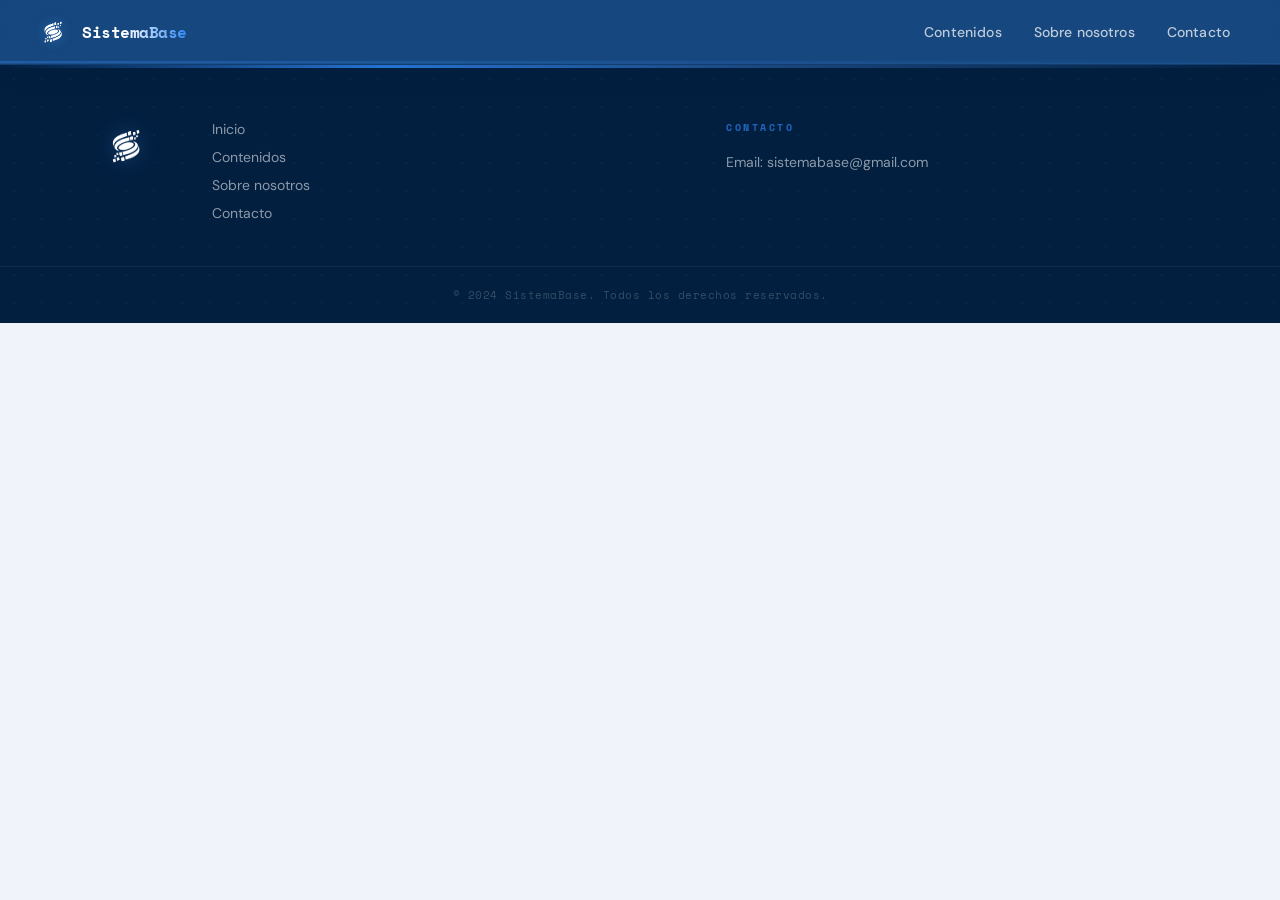
<file: Articulos/articulos.html>
<!DOCTYPE html>
<html lang="es">
<head>     
    <meta charset="UTF-8">
    <meta name="viewport" content="width=device-width, initial-scale=1.0">
    <title>SistemaBase | Inicio</title>
    <link rel="stylesheet" href="/GuiaEstilosCSS/style.css">
    <link rel="stylesheet" href="/Home/home.css">
    
</head>
<body>  
    <header>
        <section class="logo-container">
            <img src="/IMG/LogoSistemaBaseBlanco.png" alt="Logo de SistemaBase" class="logo">
            <a href="/index.html" class="home">SistemaBase</a>
        </section>
        <section class="nav-links">
            <a href="/Contenidos/contenidos.html">Contenidos</a>
            <a href="/Sobrenosotros/sobrenosotros.html">Sobre nosotros</a>
            <a href="/Contacto/contacto.html">Contacto</a>
        </section>
        
    </header> 


    <footer>
        <section class="footer-info">
            <section class="footer-logo">
                <img src="/IMG/LogoSistemaBaseBlanco.png" alt="Logo de SistemaBase" class="footer-logo-img">
            </section>

            <section class="footer-links">
                <a href="/index.html">Inicio</a>
                <a href="/Contenidos/contenidos.html">Contenidos</a>
                <a href="/Sobrenosotros/sobrenosotros.html">Sobre nosotros</a>
                <a href="/Contacto/contacto.html">Contacto</a>
            </section> 
            
            <section class="contact-info">
                <h3>Contacto</h3>
                <p>Email: sistemabase@gmail.com</p>
            </section>
        </section>
        <p>&copy; 2024 SistemaBase. Todos los derechos reservados.</p>
    </footer>
    <script src="/Home/home.js"></script>
</body>
</html>
</file>
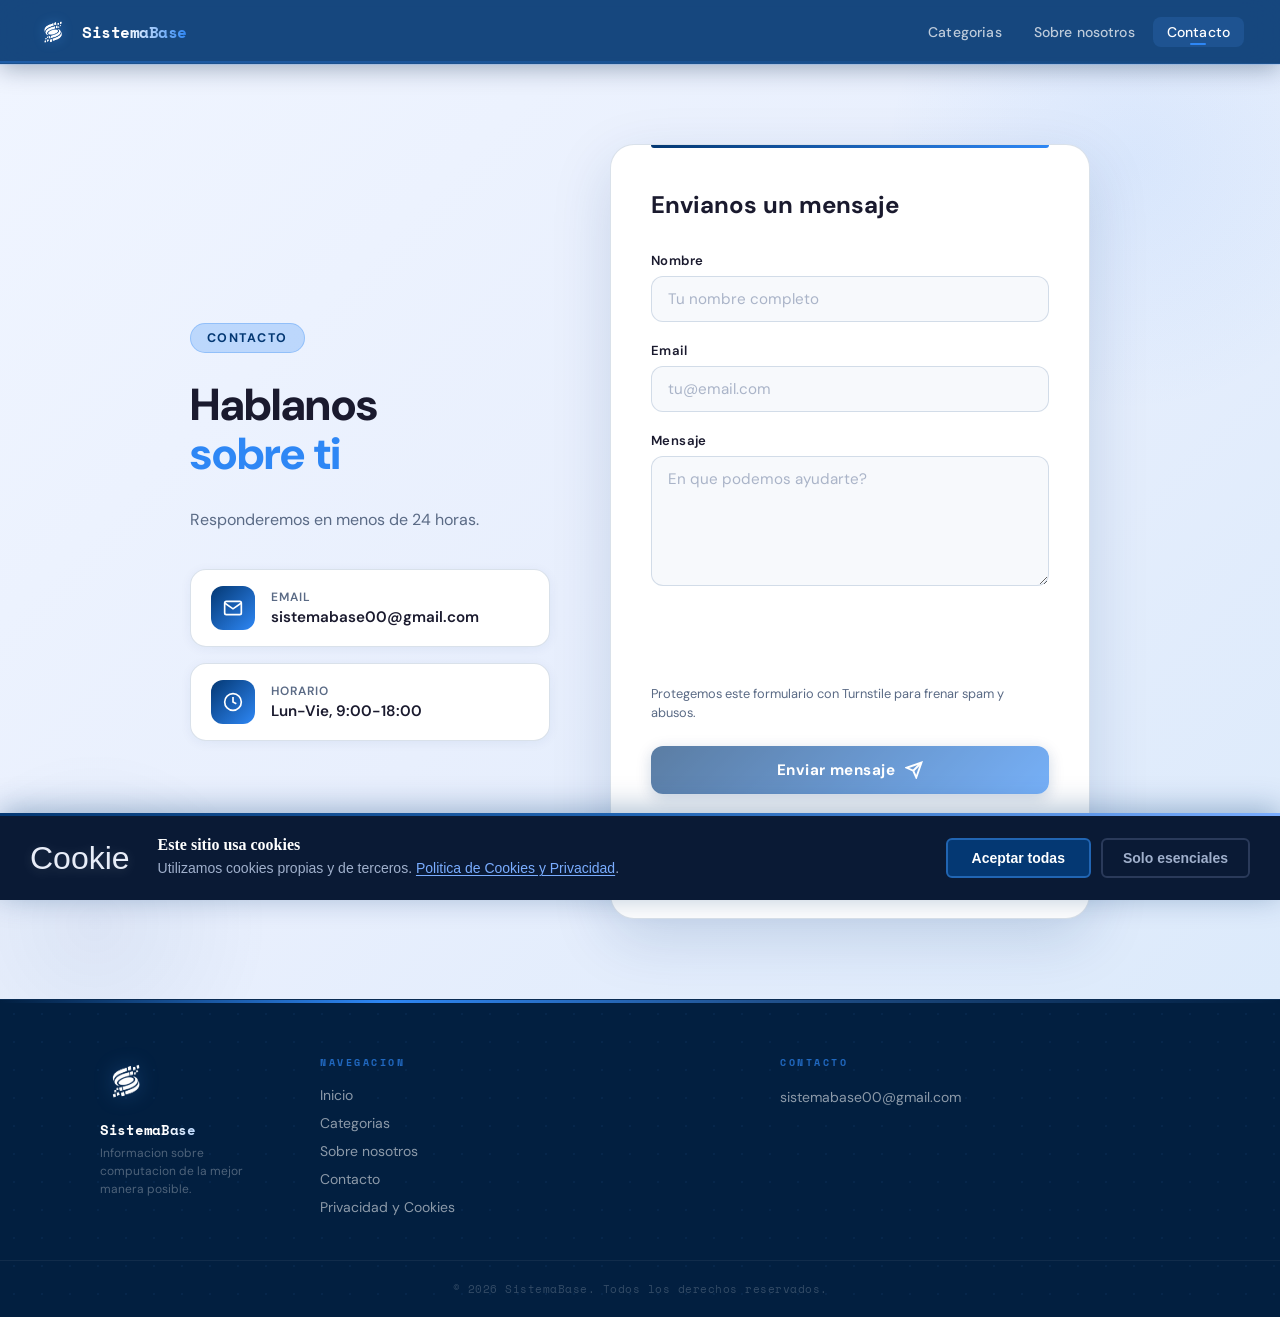
<file: Contacto/contacto.html>
<!DOCTYPE html>
<html lang="es">
<head>
    <meta charset="UTF-8">
    <meta name="viewport" content="width=device-width, initial-scale=1.0">
    <link rel="icon" type="image/png" href="../IMG/LogoSistemaBaseBlanco.png">
    <title>SistemaBase | Contacto</title>
    <link rel="stylesheet" href="../GuiaEstilosCSS/style.css">
    <link rel="stylesheet" href="contacto.css">
    <link rel="stylesheet" href="../Cookies/cookies-banner.css">
    <script src="https://challenges.cloudflare.com/turnstile/v0/api.js?render=explicit" defer></script>
    <script async src="https://pagead2.googlesyndication.com/pagead/js/adsbygoogle.js?client=ca-pub-9482561262538895"
     crossorigin="anonymous"></script>
</head>
<body>
    <header>
        <section class="logo-container">
            <a href="../index.html" class="logo-link" aria-label="Ir al inicio">
                <img src="../IMG/LogoSistemaBaseBlanco.png" alt="Logo de SistemaBase" class="logo">
            </a>
            <a href="../index.html" class="home">SistemaBase</a>
        </section>
        <nav class="nav-links">
            <a href="../Categorias/categorias.html">Categorias</a>
            <a href="../SobreNosotros/sobreNosotros.html">Sobre nosotros</a>
            <a href="contacto.html" class="active">Contacto</a>
        </nav>
    </header>

    <section class="contact-info-form">
        <div class="contact-left">
            <div class="contact-badge">Contacto</div>
            <h1 class="contact-title">Hablanos<br><span>sobre ti</span></h1>
            <p class="contact-subtitle">Responderemos en menos de 24 horas.</p>

            <div class="contact-details">
                <div class="detail-item">
                    <div class="detail-icon">
                        <svg width="20" height="20" viewBox="0 0 24 24" fill="none" stroke="currentColor" stroke-width="2"><path d="M4 4h16c1.1 0 2 .9 2 2v12c0 1.1-.9 2-2 2H4c-1.1 0-2-.9-2-2V6c0-1.1.9-2 2-2z"/><polyline points="22,6 12,13 2,6"/></svg>
                    </div>
                    <div>
                        <p class="detail-label">Email</p>
                        <p class="detail-value">sistemabase00@gmail.com</p>
                    </div>
                </div>
                <div class="detail-item">
                    <div class="detail-icon">
                        <svg width="20" height="20" viewBox="0 0 24 24" fill="none" stroke="currentColor" stroke-width="2"><circle cx="12" cy="12" r="10"/><polyline points="12 6 12 12 16 14"/></svg>
                    </div>
                    <div>
                        <p class="detail-label">Horario</p>
                        <p class="detail-value">Lun-Vie, 9:00-18:00</p>
                    </div>
                </div>
            </div>
        </div>

        <div class="form-container">
            <h2 class="form-title">Envianos un mensaje</h2>

            <form
                class="contact-form"
                id="form"
                data-contact-endpoint="https://xylvokwwiiirjlcjrafb.functions.supabase.co/contact-form"
                data-turnstile-site-key=""
            >
                <div class="form-group">
                    <label for="nombre" class="form-label">Nombre</label>
                    <input type="text" id="nombre" name="nombre" placeholder="Tu nombre completo" class="form-input" required>
                </div>
                <div class="form-group">
                    <label for="email" class="form-label">Email</label>
                    <input type="email" id="email" name="email" placeholder="tu@email.com" class="form-input" required>
                </div>
                <div class="form-group">
                    <label for="mensaje" class="form-label">Mensaje</label>
                    <textarea id="mensaje" name="mensaje" placeholder="En que podemos ayudarte?" class="form-textarea" required></textarea>
                </div>

                <div class="captcha-group">
                    <div id="turnstile-widget" class="turnstile-widget" aria-live="polite"></div>
                    <p class="captcha-help">Protegemos este formulario con Turnstile para frenar spam y abusos.</p>
                </div>

                <button type="submit" class="form-button" id="button" disabled>
                    <span class="btn-text">Enviar mensaje</span>
                    <span class="btn-icon">
                        <svg width="18" height="18" viewBox="0 0 24 24" fill="none" stroke="currentColor" stroke-width="2.5">
                            <line x1="22" y1="2" x2="11" y2="13"/>
                            <polygon points="22 2 15 22 11 13 2 9 22 2"/>
                        </svg>
                    </span>
                </button>

                <div class="form-feedback" id="formFeedback"></div>
            </form>
        </div>
    </section>

    <footer>
        <section class="footer-info">
            <div class="footer-logo">
                <a href="../index.html" class="footer-logo-link" aria-label="Ir al inicio">
                    <img src="../IMG/LogoSistemaBaseBlanco.png" alt="Logo de SistemaBase" class="footer-logo-img">
                </a>
                <div>
                    <p class="footer-brand-name">SistemaBase</p>
                    <p class="footer-tagline">Informacion sobre computacion de la mejor manera posible.</p>
                </div>
            </div>
            <section class="footer-links">
                <h4>Navegacion</h4>
                <a href="../index.html">Inicio</a>
                <a href="../Categorias/categorias.html">Categorias</a>
                <a href="../SobreNosotros/sobreNosotros.html">Sobre nosotros</a>
                <a href="contacto.html">Contacto</a>
                <a href="../Politicas/politicas.html">Privacidad y Cookies</a>
            </section>
            <section class="contact-info">
                <h3>Contacto</h3>
                <p>sistemabase00@gmail.com</p>
            </section>
        </section>
        <p>&copy; <span id="footer-year"></span> SistemaBase. Todos los derechos reservados.</p>
    </footer>

    <div id="cookie-banner" role="dialog" aria-live="polite" aria-label="Aviso de cookies">
        <div class="cookie-banner-inner">
            <span class="cookie-icon" aria-hidden="true">Cookie</span>
            <div class="cookie-text">
                <strong>Este sitio usa cookies</strong>
                <p>Utilizamos cookies propias y de terceros.
                   <a href="../Politicas/politicas.html">Politica de Cookies y Privacidad</a>.
                </p>
            </div>
            <div class="cookie-actions">
                <button id="btn-cookie-accept" class="btn-cookie-accept">Aceptar todas</button>
                <button id="btn-cookie-reject" class="btn-cookie-reject">Solo esenciales</button>
            </div>
        </div>
    </div>

    <script src="../Cookies/cookies-banner.js"></script>
    <script src="../Cookies/site-shell.js"></script>
    <script src="contacto.js"></script>
</body>
</html>
</file>
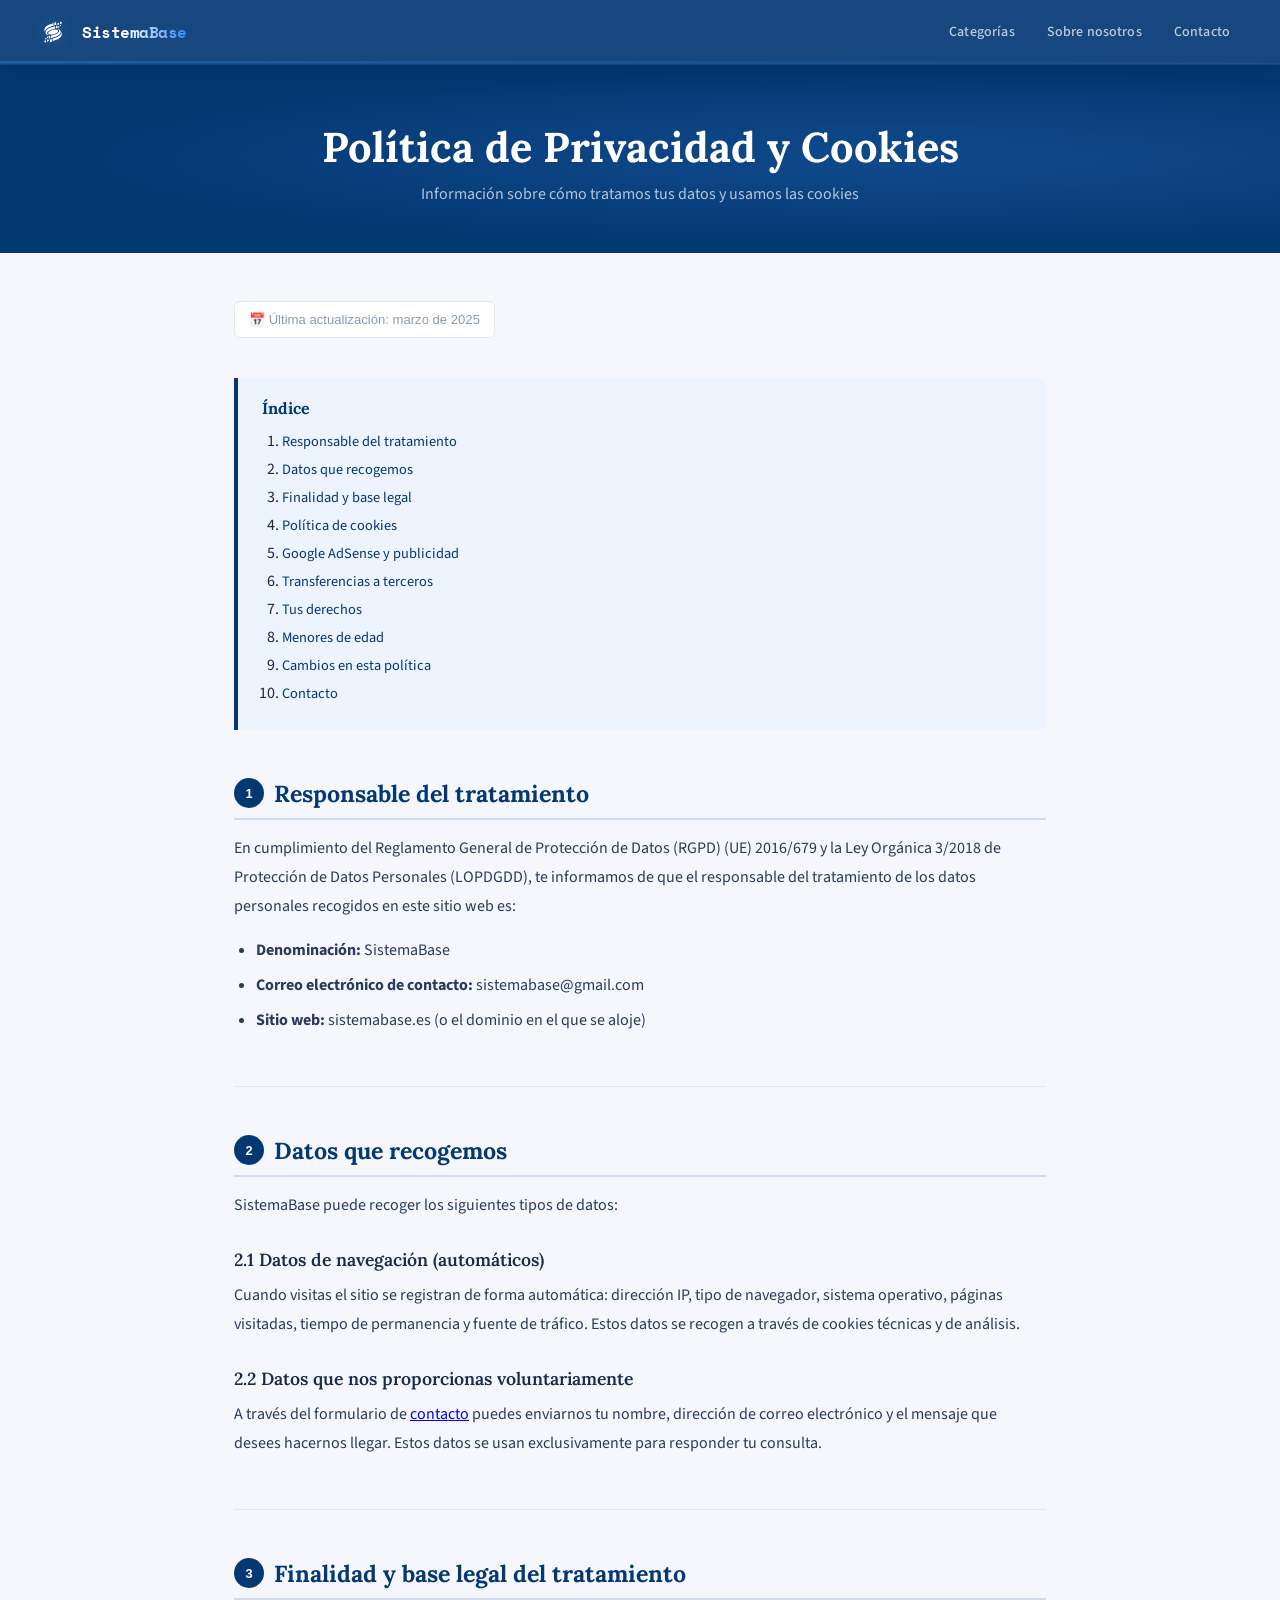
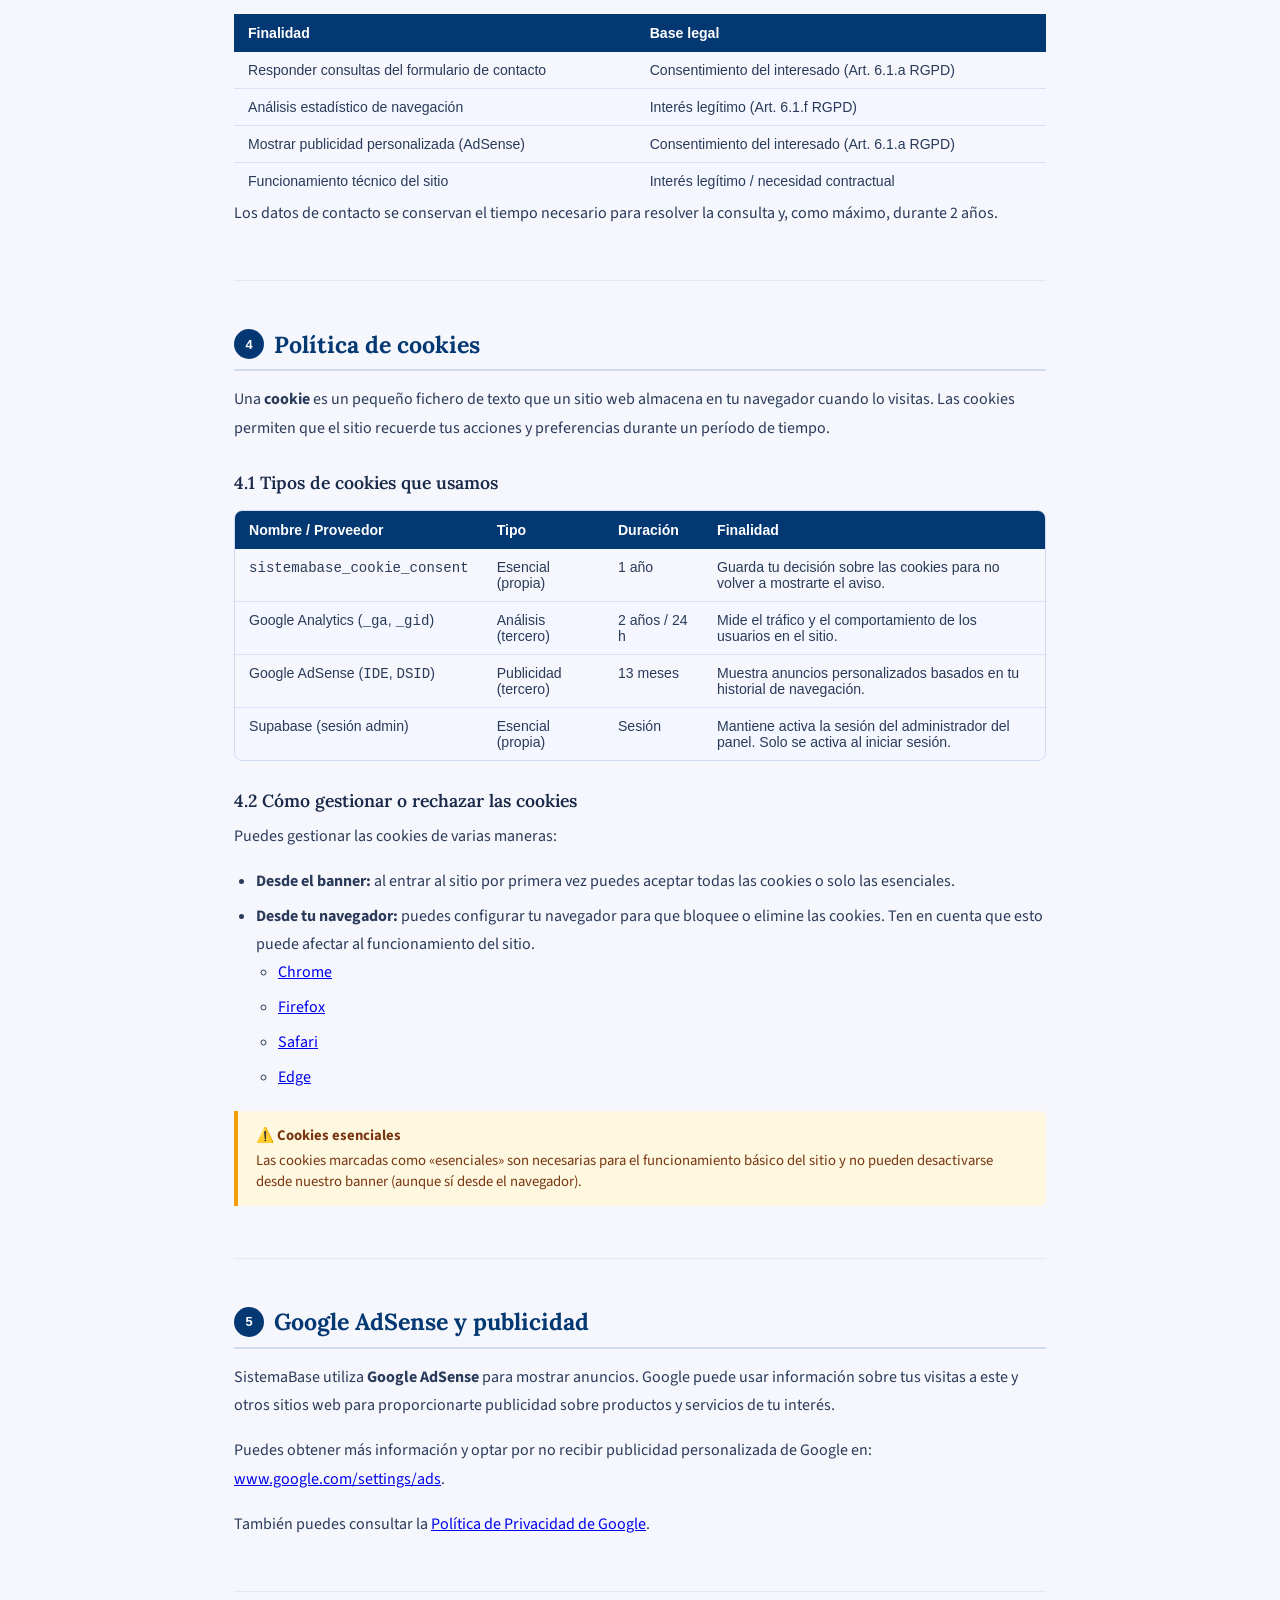
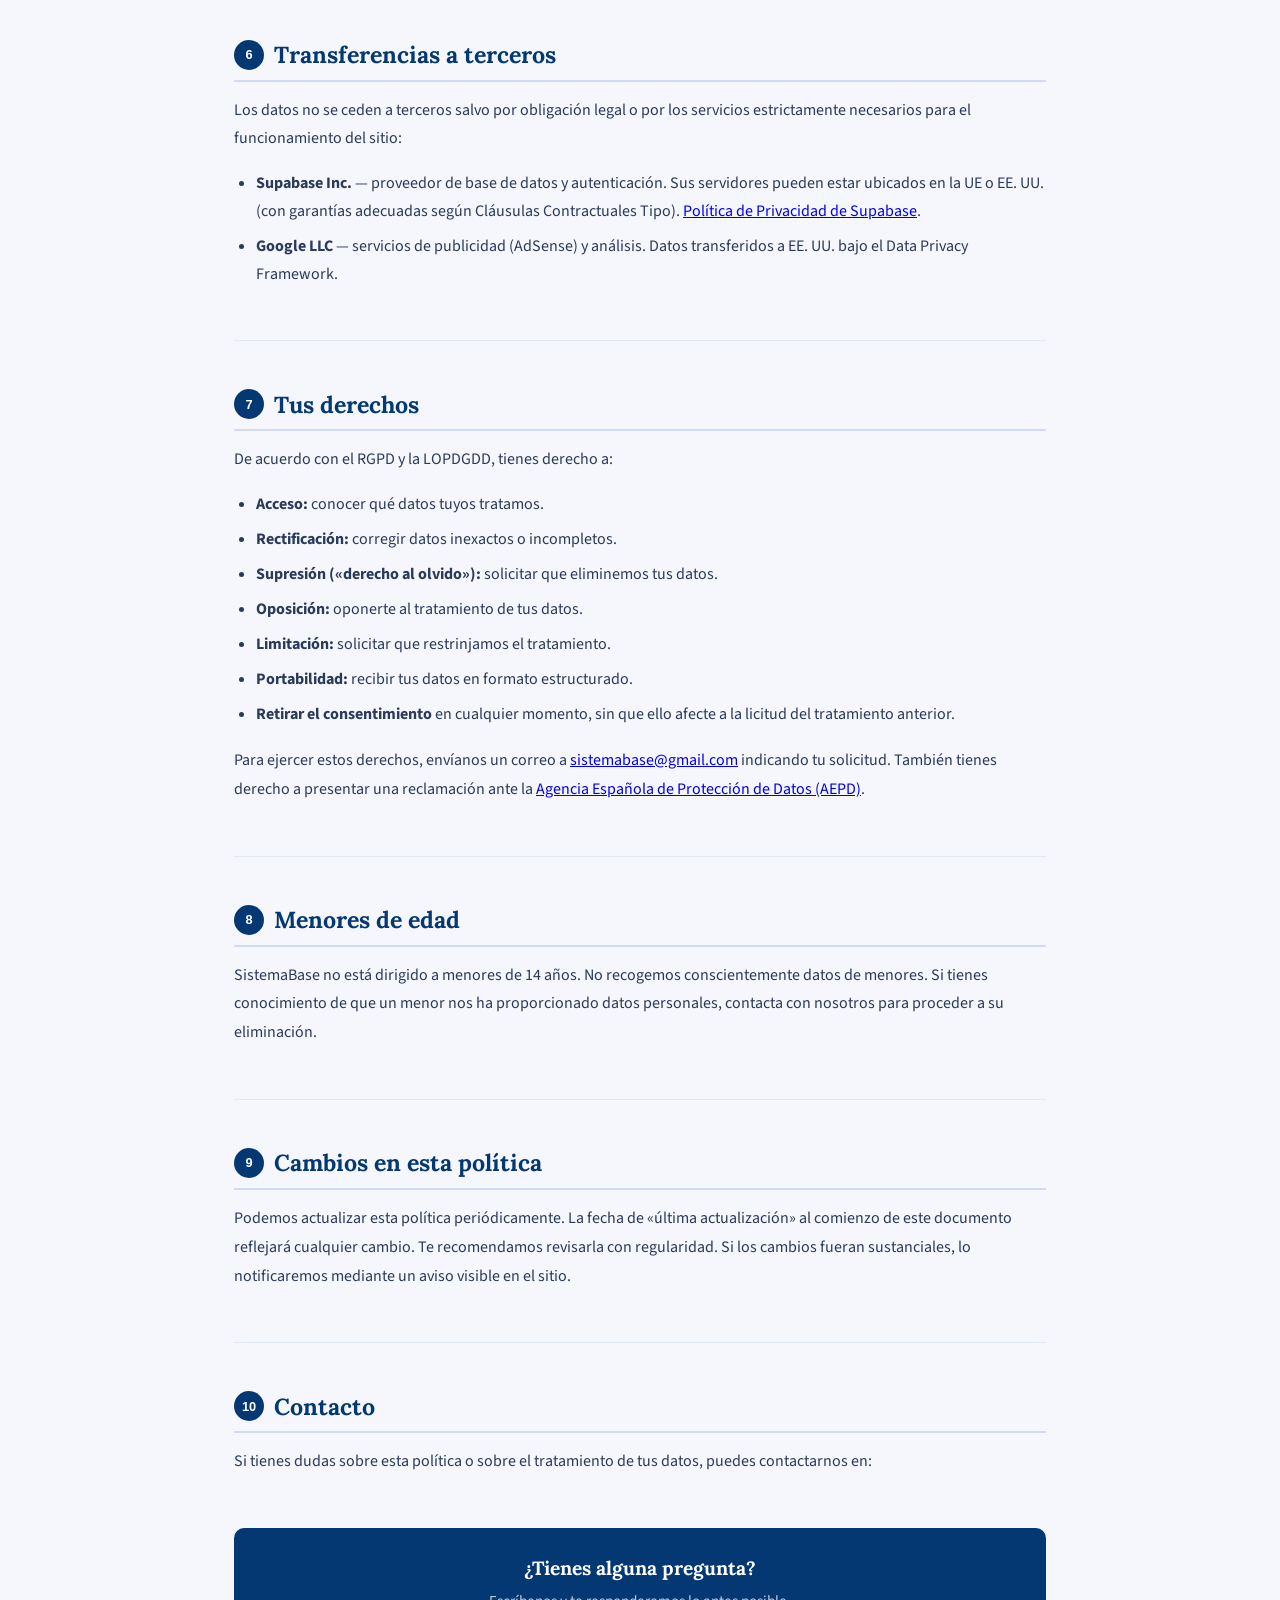
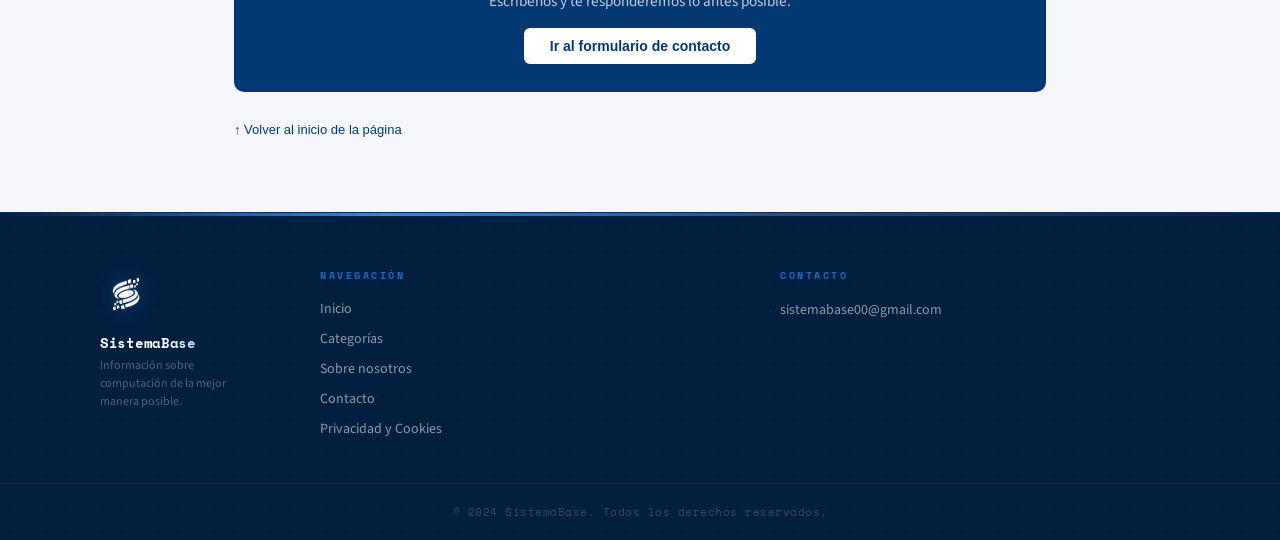
<file: Politicas/politicas.html>
<!DOCTYPE html>
<html lang="es">
<head>
    <meta charset="UTF-8">
    <meta name="viewport" content="width=device-width, initial-scale=1.0">
    <link rel="icon" type="image/png" href="../IMG/LogoSistemaBaseBlanco.png">
    <title>SistemaBase | Política de Privacidad y Cookies</title>
    <meta name="description" content="Política de privacidad y política de cookies de SistemaBase. Información sobre cómo usamos tus datos y las cookies.">
    <link rel="stylesheet" href="../GuiaEstilosCSS/style.css">
    <link rel="preconnect" href="https://fonts.googleapis.com">
    <link rel="preconnect" href="https://fonts.gstatic.com" crossorigin>
    <link href="https://fonts.googleapis.com/css2?family=Lora:ital,wght@0,400;0,600;0,700;1,400&family=Source+Sans+3:wght@300;400;600&display=swap" rel="stylesheet">
    <link rel="stylesheet" href="../Cookies/cookies-banner.css">
    <link rel="stylesheet" href="../Politicas/politicas.css">
    <script async src="https://pagead2.googlesyndication.com/pagead/js/adsbygoogle.js?client=ca-pub-9482561262538895"
     crossorigin="anonymous"></script>
</head>
<body>

    <header>
        <section class="logo-container">
            <a href="../index.html" class="logo-link" aria-label="Ir al inicio">
                <img src="../IMG/LogoSistemaBaseBlanco.png" alt="Logo de SistemaBase" class="logo">
            </a>
            <a href="../index.html" class="home">SistemaBase</a>
        </section>
        <section class="nav-links">
            <a href="../Categorias/categorias.html">Categorías</a>
            <a href="../Sobrenosotros/sobrenosotros.html">Sobre nosotros</a>
            <a href="../Contacto/contacto.html">Contacto</a>
        </section>
    </header>

    <!-- HERO -->
    <div class="policy-hero" id="top">
        <h1>Política de Privacidad y Cookies</h1>
        <p>Información sobre cómo tratamos tus datos y usamos las cookies</p>
    </div>

    <!-- CONTENIDO PRINCIPAL -->
    <div class="policy-container">

        <span class="policy-updated">📅 Última actualización: marzo de 2025</span>

        <!-- ÍNDICE -->
        <nav class="policy-toc" aria-label="Índice de contenidos">
            <h2>Índice</h2>
            <ol>
                <li><a href="#responsable">Responsable del tratamiento</a></li>
                <li><a href="#datos-recogidos">Datos que recogemos</a></li>
                <li><a href="#finalidad">Finalidad y base legal</a></li>
                <li><a href="#cookies">Política de cookies</a></li>
                <li><a href="#adsense">Google AdSense y publicidad</a></li>
                <li><a href="#terceros">Transferencias a terceros</a></li>
                <li><a href="#derechos">Tus derechos</a></li>
                <li><a href="#menores">Menores de edad</a></li>
                <li><a href="#cambios">Cambios en esta política</a></li>
                <li><a href="#contacto">Contacto</a></li>
            </ol>
        </nav>

        <!-- 1. RESPONSABLE -->
        <section class="policy-section" id="responsable">
            <h2><span class="section-num">1</span> Responsable del tratamiento</h2>
            <p>
                En cumplimiento del Reglamento General de Protección de Datos (RGPD) (UE) 2016/679 y
                la Ley Orgánica 3/2018 de Protección de Datos Personales (LOPDGDD), te informamos de que
                el responsable del tratamiento de los datos personales recogidos en este sitio web es:
            </p>
            <ul>
                <li><strong>Denominación:</strong> SistemaBase</li>
                <li><strong>Correo electrónico de contacto:</strong> sistemabase@gmail.com</li>
                <li><strong>Sitio web:</strong> sistemabase.es (o el dominio en el que se aloje)</li>
            </ul>
        </section>

        <hr class="policy-divider">

        <!-- 2. DATOS RECOGIDOS -->
        <section class="policy-section" id="datos-recogidos">
            <h2><span class="section-num">2</span> Datos que recogemos</h2>
            <p>SistemaBase puede recoger los siguientes tipos de datos:</p>

            <h3>2.1 Datos de navegación (automáticos)</h3>
            <p>
                Cuando visitas el sitio se registran de forma automática: dirección IP, tipo de navegador,
                sistema operativo, páginas visitadas, tiempo de permanencia y fuente de tráfico.
                Estos datos se recogen a través de cookies técnicas y de análisis.
            </p>

            <h3>2.2 Datos que nos proporcionas voluntariamente</h3>
            <p>
                A través del formulario de <a href="../Contacto/contacto.html">contacto</a> puedes enviarnos
                tu nombre, dirección de correo electrónico y el mensaje que desees hacernos llegar.
                Estos datos se usan exclusivamente para responder tu consulta.
            </p>
        </section>

        <hr class="policy-divider">

        <!-- 3. FINALIDAD -->
        <section class="policy-section" id="finalidad">
            <h2><span class="section-num">3</span> Finalidad y base legal del tratamiento</h2>
            <table class="cookies-table" style="margin-top:8px;">
                <thead>
                    <tr>
                        <th>Finalidad</th>
                        <th>Base legal</th>
                    </tr>
                </thead>
                <tbody>
                    <tr>
                        <td>Responder consultas del formulario de contacto</td>
                        <td>Consentimiento del interesado (Art. 6.1.a RGPD)</td>
                    </tr>
                    <tr>
                        <td>Análisis estadístico de navegación</td>
                        <td>Interés legítimo (Art. 6.1.f RGPD)</td>
                    </tr>
                    <tr>
                        <td>Mostrar publicidad personalizada (AdSense)</td>
                        <td>Consentimiento del interesado (Art. 6.1.a RGPD)</td>
                    </tr>
                    <tr>
                        <td>Funcionamiento técnico del sitio</td>
                        <td>Interés legítimo / necesidad contractual</td>
                    </tr>
                </tbody>
            </table>
            <p>Los datos de contacto se conservan el tiempo necesario para resolver la consulta y, como máximo, durante 2 años.</p>
        </section>

        <hr class="policy-divider">

        <!-- 4. COOKIES -->
        <section class="policy-section" id="cookies">
            <h2><span class="section-num">4</span> Política de cookies</h2>
            <p>
                Una <strong>cookie</strong> es un pequeño fichero de texto que un sitio web almacena en tu
                navegador cuando lo visitas. Las cookies permiten que el sitio recuerde tus acciones y
                preferencias durante un período de tiempo.
            </p>

            <h3>4.1 Tipos de cookies que usamos</h3>
            <div class="cookies-table-wrapper">
                <table class="cookies-table">
                    <thead>
                        <tr>
                            <th>Nombre / Proveedor</th>
                            <th>Tipo</th>
                            <th>Duración</th>
                            <th>Finalidad</th>
                        </tr>
                    </thead>
                    <tbody>
                        <tr>
                            <td><code>sistemabase_cookie_consent</code></td>
                            <td>Esencial (propia)</td>
                            <td>1 año</td>
                            <td>Guarda tu decisión sobre las cookies para no volver a mostrarte el aviso.</td>
                        </tr>
                        <tr>
                            <td>Google Analytics (<code>_ga</code>, <code>_gid</code>)</td>
                            <td>Análisis (tercero)</td>
                            <td>2 años / 24 h</td>
                            <td>Mide el tráfico y el comportamiento de los usuarios en el sitio.</td>
                        </tr>
                        <tr>
                            <td>Google AdSense (<code>IDE</code>, <code>DSID</code>)</td>
                            <td>Publicidad (tercero)</td>
                            <td>13 meses</td>
                            <td>Muestra anuncios personalizados basados en tu historial de navegación.</td>
                        </tr>
                        <tr>
                            <td>Supabase (sesión admin)</td>
                            <td>Esencial (propia)</td>
                            <td>Sesión</td>
                            <td>Mantiene activa la sesión del administrador del panel. Solo se activa al iniciar sesión.</td>
                        </tr>
                    </tbody>
                </table>
            </div>

            <h3>4.2 Cómo gestionar o rechazar las cookies</h3>
            <p>Puedes gestionar las cookies de varias maneras:</p>
            <ul>
                <li>
                    <strong>Desde el banner:</strong> al entrar al sitio por primera vez puedes aceptar
                    todas las cookies o solo las esenciales.
                </li>
                <li>
                    <strong>Desde tu navegador:</strong> puedes configurar tu navegador para que bloquee
                    o elimine las cookies. Ten en cuenta que esto puede afectar al funcionamiento del sitio.
                    <ul>
                        <li><a href="https://support.google.com/chrome/answer/95647" target="_blank" rel="noopener">Chrome</a></li>
                        <li><a href="https://support.mozilla.org/es/kb/habilitar-y-deshabilitar-cookies-sitios-web-rastrear-preferencias" target="_blank" rel="noopener">Firefox</a></li>
                        <li><a href="https://support.apple.com/es-es/guide/safari/sfri11471/mac" target="_blank" rel="noopener">Safari</a></li>
                        <li><a href="https://support.microsoft.com/es-es/windows/eliminar-y-administrar-cookies-168dab11-0753-043d-7c16-ede5947fc64d" target="_blank" rel="noopener">Edge</a></li>
                    </ul>
                </li>
            </ul>

            <div class="policy-notice">
                <strong>⚠️ Cookies esenciales</strong>
                Las cookies marcadas como «esenciales» son necesarias para el funcionamiento básico del sitio
                y no pueden desactivarse desde nuestro banner (aunque sí desde el navegador).
            </div>
        </section>

        <hr class="policy-divider">

        <!-- 5. ADSENSE -->
        <section class="policy-section" id="adsense">
            <h2><span class="section-num">5</span> Google AdSense y publicidad</h2>
            <p>
                SistemaBase utiliza <strong>Google AdSense</strong> para mostrar anuncios. Google puede usar
                información sobre tus visitas a este y otros sitios web para proporcionarte publicidad
                sobre productos y servicios de tu interés.
            </p>
            <p>
                Puedes obtener más información y optar por no recibir publicidad personalizada de Google en:
                <a href="https://www.google.com/settings/ads" target="_blank" rel="noopener">www.google.com/settings/ads</a>.
            </p>
            <p>
                También puedes consultar la
                <a href="https://policies.google.com/privacy?hl=es" target="_blank" rel="noopener">Política de Privacidad de Google</a>.
            </p>
        </section>

        <hr class="policy-divider">

        <!-- 6. TERCEROS -->
        <section class="policy-section" id="terceros">
            <h2><span class="section-num">6</span> Transferencias a terceros</h2>
            <p>
                Los datos no se ceden a terceros salvo por obligación legal o por los servicios
                estrictamente necesarios para el funcionamiento del sitio:
            </p>
            <ul>
                <li>
                    <strong>Supabase Inc.</strong> — proveedor de base de datos y autenticación.
                    Sus servidores pueden estar ubicados en la UE o EE. UU. (con garantías adecuadas
                    según Cláusulas Contractuales Tipo).
                    <a href="https://supabase.com/privacy" target="_blank" rel="noopener">Política de Privacidad de Supabase</a>.
                </li>
                <li>
                    <strong>Google LLC</strong> — servicios de publicidad (AdSense) y análisis.
                    Datos transferidos a EE. UU. bajo el Data Privacy Framework.
                </li>
            </ul>
        </section>

        <hr class="policy-divider">

        <!-- 7. DERECHOS -->
        <section class="policy-section" id="derechos">
            <h2><span class="section-num">7</span> Tus derechos</h2>
            <p>De acuerdo con el RGPD y la LOPDGDD, tienes derecho a:</p>
            <ul>
                <li><strong>Acceso:</strong> conocer qué datos tuyos tratamos.</li>
                <li><strong>Rectificación:</strong> corregir datos inexactos o incompletos.</li>
                <li><strong>Supresión («derecho al olvido»):</strong> solicitar que eliminemos tus datos.</li>
                <li><strong>Oposición:</strong> oponerte al tratamiento de tus datos.</li>
                <li><strong>Limitación:</strong> solicitar que restrinjamos el tratamiento.</li>
                <li><strong>Portabilidad:</strong> recibir tus datos en formato estructurado.</li>
                <li>
                    <strong>Retirar el consentimiento</strong> en cualquier momento, sin que ello
                    afecte a la licitud del tratamiento anterior.
                </li>
            </ul>
            <p>
                Para ejercer estos derechos, envíanos un correo a
                <a href="mailto:sistemabase@gmail.com">sistemabase@gmail.com</a> indicando tu solicitud.
                También tienes derecho a presentar una reclamación ante la
                <a href="https://www.aepd.es" target="_blank" rel="noopener">Agencia Española de Protección de Datos (AEPD)</a>.
            </p>
        </section>

        <hr class="policy-divider">

        <!-- 8. MENORES -->
        <section class="policy-section" id="menores">
            <h2><span class="section-num">8</span> Menores de edad</h2>
            <p>
                SistemaBase no está dirigido a menores de 14 años. No recogemos conscientemente datos de
                menores. Si tienes conocimiento de que un menor nos ha proporcionado datos personales,
                contacta con nosotros para proceder a su eliminación.
            </p>
        </section>

        <hr class="policy-divider">

        <!-- 9. CAMBIOS -->
        <section class="policy-section" id="cambios">
            <h2><span class="section-num">9</span> Cambios en esta política</h2>
            <p>
                Podemos actualizar esta política periódicamente. La fecha de «última actualización» al
                comienzo de este documento reflejará cualquier cambio. Te recomendamos revisarla con
                regularidad. Si los cambios fueran sustanciales, lo notificaremos mediante un aviso
                visible en el sitio.
            </p>
        </section>

        <hr class="policy-divider">

        <!-- 10. CONTACTO -->
        <section class="policy-section" id="contacto">
            <h2><span class="section-num">10</span> Contacto</h2>
            <p>
                Si tienes dudas sobre esta política o sobre el tratamiento de tus datos, puedes contactarnos en:
            </p>
        </section>

        <!-- CAJA DE CONTACTO -->
        <div class="policy-contact-box">
            <h3>¿Tienes alguna pregunta?</h3>
            <p>Escríbenos y te responderemos lo antes posible.</p>
            <a href="../Contacto/contacto.html">Ir al formulario de contacto</a>
        </div>

        <br>
        <a href="#top" class="back-to-top">↑ Volver al inicio de la página</a>

    </div>

    <footer>
    <section class="footer-info">
 
        <!-- Logo + tagline -->
            <div class="footer-logo">
                <a href="../index.html" class="footer-logo-link" aria-label="Ir al inicio">
                    <img src="../IMG/LogoSistemaBaseBlanco.png" alt="Logo de SistemaBase" class="footer-logo-img">
                </a>
                <div>
                <p class="footer-brand-name">SistemaBase</p>
                <p class="footer-tagline">Información sobre computación de la mejor manera posible.</p>
            </div>
        </div>
 
        <!-- Navegación -->
        <section class="footer-links">
            <h4>Navegación</h4>
            <a href="../index.html">Inicio</a>
            <a href="../Categorias/categorias.html">Categorías</a>
            <a href="../Sobrenosotros/sobrenosotros.html">Sobre nosotros</a>
            <a href="../Contacto/contacto.html">Contacto</a>
            <a href="../Politicas/politicas.html">Privacidad y Cookies</a>
        </section>
 
        <!-- Contacto -->
        <section class="contact-info">
            <h3>Contacto</h3>
            <p>sistemabase00@gmail.com</p>
        </section>
 
    </section>
    <p>&copy; 2024 SistemaBase. Todos los derechos reservados.</p>
</footer>
    <script src="../Cookies/cookies-banner.js"></script>

</body>
</html>
</file>
<file: GuiaEstilosCSS/style.css>
@import url('https://fonts.googleapis.com/css2?family=Space+Mono:wght@400;700&family=DM+Sans:wght@300;400;500;600&display=swap');

:root {
    --color-primary: #043873;
    --color-primary-dark: #021f40;
    --color-accent: #4e9bff;
    --color-secondary: #ffffff;
    --color-background: #f0f4fa;
    --color-text: #ffffff;
    --color-text-secondary: #1a1a2e;
    --color-card-bg: #ffffff;
    --color-button-hover: #2165b3;
    --color-primary-light: #0550a0;
    --color-accent: #2e87f5;
    --color-accent-glow: rgba(46, 135, 245, 0.25);
    --color-secondary: #ffffff;
    --color-bg-section: #f0f5ff;
    --color-text: #ffffff;
    --color-text-secondary: #1a1a2e;
    --color-text-muted: #5a6a85;
    --color-border: rgba(4, 56, 115, 0.15);
    --color-success: #10b981;
    --color-error: #ef4444;
    --radius-card: 24px;
    --radius-input: 12px;
    --shadow-card: 0 20px 60px rgba(4, 56, 115, 0.15);
    --transition: 0.3s cubic-bezier(0.4, 0, 0.2, 1);

    /* Header tokens */
    --header-height: 64px;
}

* { box-sizing: border-box; margin: 0; padding: 0; }

body {
    font-family: 'DM Sans', sans-serif;
    background: var(--color-background);
    color: var(--color-text-secondary);
    overflow-x: hidden;
}

/* ══════════════════════════════════════════════
   HEADER
   ══════════════════════════════════════════════ */

body > header {
    display: flex;
    justify-content: space-between;
    align-items: center;
    height: var(--header-height);
    padding: 0 36px;
    background: rgba(4, 56, 115, 0.92);
    backdrop-filter: blur(16px);
    -webkit-backdrop-filter: blur(16px);
    border-bottom: 1px solid rgba(78, 155, 255, 0.12);
    position: sticky;
    top: 0;
    z-index: 100;

    /* Línea de acento inferior animada */
    box-shadow:
        0 1px 0 rgba(78, 155, 255, 0.18),
        0 4px 24px rgba(2, 31, 64, 0.35);
}

/* Barra de progreso de scroll (decorativa, eje X) */
body > header::after {
    content: '';
    position: absolute;
    bottom: 0;
    left: 0;
    width: 100%;
    height: 2px;
    background: linear-gradient(90deg, var(--color-accent) 0%, rgba(78,155,255,0) 100%);
    opacity: 0.35;
    pointer-events: none;
}

/* ── Logo ── */
.logo-container {
    display: flex;
    align-items: center;
    gap: 12px;
    text-decoration: none;
    flex-shrink: 0;
}

.logo-link {
    display: inline-flex;
    align-items: center;
    flex-shrink: 0;
    line-height: 0;
}

.logo {
    width: 34px;
    height: 34px;
    display: block;
    border-radius: 8px;
    /* Sutil halo */
    filter: drop-shadow(0 0 6px rgba(78,155,255,0.4));
    transition: filter 0.3s;
}
.logo-container:hover .logo {
    filter: drop-shadow(0 0 10px rgba(78,155,255,0.7));
}

.logo-container .home {
    color: var(--color-secondary);
    text-decoration: none;
    font-family: 'Space Mono', monospace;
    font-size: 16px;
    font-weight: 700;
    letter-spacing: -0.5px;
    /* Degradado de texto */
    background: linear-gradient(90deg, #fff 40%, var(--color-accent) 100%);
    -webkit-background-clip: text;
    -webkit-text-fill-color: transparent;
    background-clip: text;
    transition: opacity 0.2s;
}
.logo-container .home:hover { opacity: 0.85; }

/* ── Navegación ── */
.nav-links {
    display: flex;
    align-items: center;
    gap: 4px;
    flex-shrink: 0;
    margin-left: auto;
}

.nav-links a {
    color: rgba(255, 255, 255, 0.72);
    text-decoration: none;
    font-size: 14px;
    font-weight: 500;
    padding: 6px 14px;
    border-radius: 8px;
    letter-spacing: 0.15px;
    transition: color 0.2s, background 0.2s;
    position: relative;
}

.nav-links a:hover {
    color: #fff;
    background: rgba(78, 155, 255, 0.12);
}

/* Indicador activo — añade class="active" en la página actual */
.nav-links a.active {
    color: #fff;
    background: rgba(78, 155, 255, 0.15);
}

.nav-links a.active::after {
    content: '';
    position: absolute;
    bottom: 2px;
    left: 50%;
    transform: translateX(-50%);
    width: 16px;
    height: 2px;
    background: var(--color-accent);
    border-radius: 2px;
}

/* ══════════════════════════════════════════════
   FOOTER
   ══════════════════════════════════════════════ */

footer {
    background: var(--color-primary-dark);
    color: var(--color-secondary);
    padding: 0;
    border-top: 1px solid rgba(78, 155, 255, 0.1);
    position: relative;
    overflow: hidden;
}

/* Línea de acento superior */
footer::before {
    content: '';
    display: block;
    height: 3px;
    background: linear-gradient(90deg,
        transparent 0%,
        var(--color-accent) 30%,
        rgba(78,155,255,0.4) 60%,
        transparent 100%);
}

/* Patrón de puntos de fondo */
footer::after {
    content: '';
    position: absolute;
    inset: 0;
    background-image: radial-gradient(rgba(78,155,255,0.06) 1px, transparent 1px);
    background-size: 28px 28px;
    pointer-events: none;
}

/* Cuerpo del footer */
.footer-info {
    display: grid;
    grid-template-columns: auto 1fr 1fr;
    align-items: start;
    gap: 60px;
    padding: 52px 60px 44px;
    position: relative;
    z-index: 1;
    max-width: 1200px;
    margin: 0 auto;
    width: 100%;
}

/* Logo en el footer */
.footer-logo {
    display: flex;
    flex-direction: column;
    gap: 12px;
}

.footer-logo-link {
    display: inline-flex;
    align-items: center;
    width: fit-content;
    line-height: 0;
}

.footer-logo-img {
    width: 52px;
    height: 52px;
    border-radius: 12px;
    filter: drop-shadow(0 0 10px rgba(78,155,255,0.3));
}

.footer-brand-name {
    font-family: 'Space Mono', monospace;
    font-size: 14px;
    font-weight: 700;
    background: linear-gradient(90deg, #fff 40%, var(--color-accent) 100%);
    -webkit-background-clip: text;
    -webkit-text-fill-color: transparent;
    background-clip: text;
    letter-spacing: -0.3px;
}

.footer-tagline {
    font-size: 12px;
    color: rgba(255,255,255,0.3);
    margin-top: 4px;
    line-height: 1.5;
    max-width: 160px;
}

/* Columnas de links */
.footer-links {
    display: flex;
    flex-direction: column;
    gap: 10px;
}

.footer-links h4 {
    font-family: 'Space Mono', monospace;
    font-size: 10px;
    letter-spacing: 2.5px;
    text-transform: uppercase;
    color: var(--color-accent);
    opacity: 0.7;
    margin-bottom: 6px;
}

.footer-links a {
    color: rgba(255, 255, 255, 0.55);
    text-decoration: none;
    font-size: 14px;
    transition: color 0.2s, padding-left 0.2s;
    display: inline-block;
}

.footer-links a:hover {
    color: #fff;
    padding-left: 6px;
}

/* Contacto */
.contact-info {
    display: flex;
    flex-direction: column;
    gap: 10px;
}

.contact-info h3 {
    font-family: 'Space Mono', monospace;
    font-size: 10px;
    letter-spacing: 2.5px;
    text-transform: uppercase;
    color: var(--color-accent);
    opacity: 0.7;
    margin-bottom: 6px;
}

.contact-info p {
    font-size: 14px;
    color: rgba(255,255,255,0.55);
    line-height: 1.6;
}

/* Separador + copyright */
footer > p {
    text-align: center;
    font-family: 'Space Mono', monospace;
    font-size: 11px;
    color: rgba(255,255,255,0.2);
    padding: 20px 0;
    border-top: 1px solid rgba(255,255,255,0.06);
    letter-spacing: 0.5px;
    position: relative;
    z-index: 1;
}

/* ══════════════════════════════════════════════
   RESPONSIVE
   ══════════════════════════════════════════════ */

@media (max-width: 860px) {
    body > header {
        padding: 0 20px;
        gap: 12px;
    }

    .nav-links { gap: 2px; }
    .nav-links a { font-size: 13px; padding: 6px 10px; }

    .footer-info {
        grid-template-columns: 1fr 1fr;
        gap: 36px;
        padding: 44px 28px 36px;
    }

    .footer-logo { grid-column: 1 / -1; flex-direction: row; align-items: center; gap: 16px; }
    .footer-tagline { display: none; }
}

@media (max-width: 540px) {
    body > header {
        padding: 0 12px;
        gap: 8px;
        overflow: hidden;
    }

    .logo-container {
        min-width: 34px;
    }

    .logo-link,
    .logo {
        display: inline-flex !important;
        visibility: visible !important;
        opacity: 1 !important;
    }

    .logo-container .home { display: none; }

    .nav-links {
        min-width: 0;
        flex: 1;
        justify-content: flex-end;
        overflow-x: auto;
        overflow-y: hidden;
        -webkit-overflow-scrolling: touch;
        scrollbar-width: none;
    }

    .nav-links::-webkit-scrollbar {
        display: none;
    }

    .nav-links a {
        white-space: nowrap;
        flex: 0 0 auto;
    }

    .footer-info { grid-template-columns: 1fr; padding: 36px 24px 28px; }
    .footer-logo { grid-column: auto; }
}

@media (max-width: 768px) {
    html, body {
        overflow-x: hidden;
        max-width: 100%;
    }
    
    body > header {
        padding: 0 16px;
    }
}
</file>
<file: Home/home.css>
/* ══════════════════════════════════════════════
   HOME.CSS — solo estilos propios de la home
   Header, footer y body vienen de style.css
   ══════════════════════════════════════════════ */

/* ── HERO WELCOME ── */
.welcome-section {
    display: flex;
    flex-direction: column;
    justify-content: center;
    min-height: 220px;
    text-align: center;
    background-color: var(--color-primary);
    background-image:
        linear-gradient(rgba(78,155,255,0.04) 1px, transparent 1px),
        linear-gradient(90deg, rgba(78,155,255,0.04) 1px, transparent 1px);
    background-size: 48px 48px;
    color: var(--color-text);
    padding: 48px 30px 40px;
    position: relative;
    overflow: hidden;
}

.welcome-section::before {
    display: none;
}

.welcome-section h1 {
    font-family: 'Space Mono', monospace;
    font-size: clamp(1.4rem, 3.5vw, 2.4rem);
    font-weight: 700;
    letter-spacing: -0.5px;
    line-height: 1.2;
    margin-bottom: 12px;
    position: relative;
}

.welcome-section h2 {
    font-size: clamp(0.95rem, 1.8vw, 1.1rem);
    font-weight: 400;
    opacity: 0.65;
    position: relative;
}

/* ── BUSCADOR ── */
.search-section {
    background-color: var(--color-primary);
    background-image:
        linear-gradient(rgba(78,155,255,0.04) 1px, transparent 1px),
        linear-gradient(90deg, rgba(78,155,255,0.04) 1px, transparent 1px);
    background-size: 48px 48px;
    padding: 0 20px 44px;
}

.search-inner {
    max-width: 680px;
    margin: 0 auto;
    display: flex;
    flex-direction: column;
    align-items: center;
    gap: 12px;
}

.search-label {
    color: rgba(255, 255, 255, 0.6);
    font-size: 13px;
    margin: 0;
    font-family: 'Space Mono', monospace;
    letter-spacing: 0.5px;
}

.search-wrapper {
    position: relative;
    width: 100%;
}

.search-icon {
    position: absolute;
    left: 18px;
    top: 50%;
    transform: translateY(-50%);
    width: 18px;
    height: 18px;
    color: #8a9ab5;
    pointer-events: none;
    z-index: 1;
}

.search-input {
    width: 100%;
    padding: 16px 20px 16px 50px;
    border: none;
    border-radius: 10px;
    font-size: 16px;
    font-family: 'DM Sans', sans-serif;
    color: var(--color-text-secondary);
    background-color: #fff;
    box-shadow: 0 4px 24px rgba(0, 0, 0, 0.18);
    outline: none;
    transition: box-shadow 0.2s;
    box-sizing: border-box;
}

.search-input:focus {
    box-shadow: 0 4px 28px rgba(0, 0, 0, 0.28), 0 0 0 3px rgba(78,155,255,0.25);
}

/* Dropdown de resultados */
.search-results {
    position: absolute;
    top: calc(100% + 6px);
    left: 0;
    right: 0;
    background: #fff;
    border-radius: 10px;
    box-shadow: 0 8px 32px rgba(4, 56, 115, 0.18);
    z-index: 200;
    overflow: hidden;
    border: 1px solid #dce5f5;
}

.search-result-item {
    display: flex;
    align-items: center;
    gap: 12px;
    padding: 10px 14px;
    text-decoration: none;
    color: var(--color-text-secondary);
    border-bottom: 1px solid #f0f4fa;
    transition: background 0.15s;
}

.search-result-item:last-child { border-bottom: none; }
.search-result-item:hover { background-color: #f0f5ff; }

.search-result-item img {
    width: 46px;
    height: 46px;
    object-fit: cover;
    border-radius: 6px;
    flex-shrink: 0;
}

.search-result-item div {
    display: flex;
    flex-direction: column;
    gap: 3px;
}

.search-result-cat {
    font-size: 10px;
    font-weight: 700;
    text-transform: uppercase;
    letter-spacing: 0.08em;
    color: var(--color-primary);
    font-family: 'Space Mono', monospace;
}

.search-result-item p {
    margin: 0;
    font-size: 13px;
    line-height: 1.4;
}

.search-result-item mark {
    background-color: #fff3b0;
    color: var(--color-text-secondary);
    border-radius: 2px;
    padding: 0 1px;
}

.search-no-results {
    padding: 16px 18px;
    font-size: 13px;
    color: #6b7a99;
    margin: 0;
    text-align: center;
    font-family: 'Space Mono', monospace;
}

/* ── ARTÍCULOS RECIENTES ── */
.recent-topics {
    background: var(--color-background);
    padding-bottom: 60px;
}

.favorite-topics {
    background: var(--color-background);
    padding-bottom: 60px;
}

.favorite-topics .title-recent-topics {
    padding-top: 0;
}

.title-recent-topics {
    padding: 48px 60px 24px;
}

.title-recent-topics h2 {
    font-family: 'Space Mono', monospace;
    font-size: clamp(18px, 2.5vw, 26px);
    font-weight: 700;
    color: var(--color-primary);
    letter-spacing: -0.5px;
    position: relative;
    display: inline-block;
}

.title-recent-topics h2::after {
    content: '';
    display: block;
    width: 32px;
    height: 3px;
    background: var(--color-accent);
    margin-top: 8px;
    border-radius: 2px;
}

.recent-articles-grid {
    display: grid;
    grid-template-columns: repeat(4, 1fr);
    gap: 20px;
    padding: 0 60px;
}

@media (max-width: 1100px) {
    .recent-articles-grid { grid-template-columns: repeat(2, 1fr); }
}

@media (max-width: 600px) {
    .recent-articles-grid { 
        grid-template-columns: 1fr; 
        padding: 0 16px;   /* ← simétrico */
    }
    .title-recent-topics { 
        padding: 36px 16px 20px;  /* ← simétrico */
    }
    .welcome-section {
        padding: 40px 16px 32px;
    }
    .search-section {
        padding: 0 16px 36px;
    }
}

/* ── Tarjeta reciente ── */
.recent-card {
    background-color: #fff;
    border-radius: 12px;
    overflow: hidden;
    border: 1px solid rgba(4,56,115,0.08);
    text-decoration: none;
    color: inherit;
    display: flex;
    flex-direction: column;
    transition: box-shadow 0.25s, transform 0.25s, border-color 0.25s;
    box-shadow: 0 2px 10px rgba(4,56,115,0.05);
}

.recent-card:hover {
    box-shadow: 0 10px 36px rgba(4, 56, 115, 0.13);
    transform: translateY(-4px);
    border-color: rgba(78,155,255,0.25);
}

.recent-card-img-wrap {
    position: relative;
    overflow: hidden;
}

.recent-card-img-wrap img {
    width: 100%;
    height: 160px;
    object-fit: cover;
    display: block;
    transition: transform 0.4s ease;
}

.recent-card:hover .recent-card-img-wrap img {
    transform: scale(1.04);
}

.recent-card-cat {
    position: absolute;
    top: 10px;
    left: 10px;
    background-color: var(--color-primary);
    color: #fff;
    font-size: 10px;
    font-weight: 700;
    text-transform: uppercase;
    letter-spacing: 0.08em;
    padding: 3px 8px;
    border-radius: 4px;
    font-family: 'Space Mono', monospace;
}

.recent-card-body {
    padding: 14px 16px 18px;
    display: flex;
    flex-direction: column;
    gap: 6px;
    flex: 1;
}

.recent-card-body h3 {
    font-size: 15px;
    font-weight: 600;
    color: var(--color-primary);
    margin: 0;
    line-height: 1.4;
}

.recent-card-body p {
    font-size: 13px;
    color: rgba(26,26,46,0.55);
    margin: 0;
    line-height: 1.5;
    display: -webkit-box;
    -webkit-line-clamp: 2;
    -webkit-box-orient: vertical;
    overflow: hidden;
}

.recent-card-date {
    font-size: 11px;
    color: rgba(26,26,46,0.35);
    font-family: 'Space Mono', monospace;
    margin-top: auto;
    padding-top: 10px;
    letter-spacing: 0.3px;
}

.favorite-card-badge {
    position: absolute;
    top: 10px;
    right: 10px;
    background-color: #fff7d6;
    color: #7a5700;
    font-size: 16px;
    line-height: 1;
    width: 28px;
    height: 28px;
    border-radius: 50%;
    display: grid;
    place-items: center;
    box-shadow: 0 4px 12px rgba(4,56,115,0.12);
}

/* ── Estados: cargando / sin resultados ── */
.home-loading {
    grid-column: 1 / -1;
    display: flex;
    justify-content: center;
    padding: 40px 0;
}

.home-spinner {
    width: 36px;
    height: 36px;
    border: 3px solid rgba(4,56,115,0.12);
    border-top-color: var(--color-primary);
    border-radius: 50%;
    animation: home-spin 0.8s linear infinite;
}

@keyframes home-spin { to { transform: rotate(360deg); } }

.home-no-results {
    grid-column: 1 / -1;
    text-align: center;
    color: #8a9ab5;
    padding: 30px 0;
    font-family: 'Space Mono', monospace;
    font-size: 13px;
}

.hidden { display: none !important; }
</file>
<file: Contacto/contacto.css>
/* =====================
   VARIABLES & RESET
===================== */

/* =====================
   CONTACT SECTION
===================== */
.contact-info-form {
    background: linear-gradient(135deg, #f0f5ff 0%, #e8effd 50%, #dceafb 100%);
    padding: 80px 60px;
    display: flex;
    justify-content: center;
    align-items: center;
    gap: 60px;
    min-height: 600px;
    position: relative;
    overflow: hidden;
}

.contact-info-form::before {
    content: '';
    position: absolute;
    width: 500px;
    height: 500px;
    border-radius: 50%;
    background: radial-gradient(circle, rgba(46, 135, 245, 0.08) 0%, transparent 70%);
    top: -150px;
    right: -100px;
    pointer-events: none;
}

.contact-info-form::after {
    content: '';
    position: absolute;
    width: 350px;
    height: 350px;
    border-radius: 50%;
    background: radial-gradient(circle, rgba(4, 56, 115, 0.06) 0%, transparent 70%);
    bottom: -100px;
    left: -80px;
    pointer-events: none;
}

/* =====================
   LEFT SIDE INFO
===================== */
.contact-left {
    flex: 0 0 360px;
    display: flex;
    flex-direction: column;
    gap: 28px;
    animation: slideInLeft 0.6s ease forwards;
}

@keyframes slideInLeft {
    from { opacity: 0; transform: translateX(-30px); }
    to   { opacity: 1; transform: translateX(0); }
}

.contact-badge {
    display: inline-flex;
    align-items: center;
    background: var(--color-accent-glow);
    color: var(--color-primary);
    font-size: 0.78rem;
    font-weight: 700;
    letter-spacing: 0.12em;
    text-transform: uppercase;
    padding: 6px 16px;
    border-radius: 50px;
    border: 1px solid rgba(46, 135, 245, 0.3);
    width: fit-content;
}

.contact-title {
    font-size: 2.8rem;
    font-weight: 800;
    color: var(--color-text-secondary);
    line-height: 1.1;
    margin: 0;
}

.contact-title span {
    color: var(--color-accent);
}

.contact-subtitle {
    font-size: 1rem;
    color: var(--color-text-muted);
    margin: 0;
    line-height: 1.6;
}

.contact-details {
    display: flex;
    flex-direction: column;
    gap: 16px;
    margin-top: 8px;
}

.detail-item {
    display: flex;
    align-items: center;
    gap: 16px;
    padding: 16px 20px;
    background: white;
    border-radius: 16px;
    border: 1px solid var(--color-border);
    box-shadow: 0 2px 12px rgba(4, 56, 115, 0.06);
    transition: transform var(--transition), box-shadow var(--transition);
}

.detail-item:hover {
    transform: translateY(-2px);
    box-shadow: 0 8px 24px rgba(4, 56, 115, 0.1);
}

.detail-icon {
    width: 44px;
    height: 44px;
    border-radius: 12px;
    background: linear-gradient(135deg, var(--color-primary), var(--color-accent));
    display: flex;
    align-items: center;
    justify-content: center;
    color: white;
    flex-shrink: 0;
}

.detail-label {
    font-size: 0.75rem;
    font-weight: 600;
    color: var(--color-text-muted);
    text-transform: uppercase;
    letter-spacing: 0.08em;
    margin: 0 0 2px 0;
}

.detail-value {
    font-size: 0.95rem;
    font-weight: 600;
    color: var(--color-text-secondary);
    margin: 0;
}

/* =====================
   FORM CARD
===================== */
.form-container {
    flex: 0 0 480px;
    background: white;
    padding: 44px 40px;
    border-radius: var(--radius-card);
    box-shadow: var(--shadow-card);
    border: 1px solid var(--color-border);
    animation: slideInRight 0.6s ease forwards;
    position: relative;
    z-index: 1;
}

@keyframes slideInRight {
    from { opacity: 0; transform: translateX(30px); }
    to   { opacity: 1; transform: translateX(0); }
}

.form-container::before {
    content: '';
    position: absolute;
    top: 0;
    left: 40px;
    right: 40px;
    height: 3px;
    background: linear-gradient(90deg, var(--color-primary), var(--color-accent));
    border-radius: 0 0 4px 4px;
}

.form-title {
    font-size: 1.5rem;
    font-weight: 700;
    color: var(--color-text-secondary);
    margin: 0 0 32px 0;
}

/* =====================
   FORM ELEMENTS
===================== */
.contact-form {
    display: flex;
    flex-direction: column;
    gap: 20px;
}

.form-group {
    display: flex;
    flex-direction: column;
    gap: 7px;
}

.form-label {
    font-size: 0.82rem;
    font-weight: 600;
    color: var(--color-text-secondary);
    letter-spacing: 0.03em;
}

.form-input,
.form-textarea {
    background: #f7f9fc;
    border: 1.5px solid var(--color-border);
    border-radius: var(--radius-input);
    padding: 12px 16px;
    font-size: 0.95rem;
    color: var(--color-text-secondary);
    font-family: inherit;
    transition: border-color var(--transition), box-shadow var(--transition), background var(--transition);
    outline: none;
    width: 100%;
    box-sizing: border-box;
}

.form-input::placeholder,
.form-textarea::placeholder {
    color: #aab4c8;
}

.form-input:focus,
.form-textarea:focus {
    background: white;
    border-color: var(--color-accent);
    box-shadow: 0 0 0 4px var(--color-accent-glow);
}

.form-textarea {
    height: 130px;
    resize: vertical;
}

/* =====================
   SUBMIT BUTTON
===================== */
.form-button {
    display: flex;
    align-items: center;
    justify-content: center;
    gap: 10px;
    background: linear-gradient(135deg, var(--color-primary) 0%, var(--color-accent) 100%);
    color: white;
    border: none;
    padding: 14px 28px;
    border-radius: var(--radius-input);
    font-size: 0.95rem;
    font-weight: 700;
    font-family: inherit;
    cursor: pointer;
    margin-top: 4px;
    transition: transform var(--transition), box-shadow var(--transition), opacity var(--transition);
    box-shadow: 0 4px 16px rgba(4, 56, 115, 0.3);
    letter-spacing: 0.03em;
}

.form-button:hover {
    transform: translateY(-2px);
    box-shadow: 0 8px 28px rgba(4, 56, 115, 0.4);
}

.form-button:active {
    transform: translateY(0);
}

.form-button:disabled {
    opacity: 0.65;
    cursor: not-allowed;
    transform: none;
}

.btn-icon {
    display: flex;
    align-items: center;
    transition: transform var(--transition);
}

.form-button:hover .btn-icon {
    transform: translateX(3px);
}

.btn-spinner {
    width: 18px;
    height: 18px;
    border: 2px solid rgba(255,255,255,0.4);
    border-top-color: white;
    border-radius: 50%;
    animation: spin 0.7s linear infinite;
}

@keyframes spin {
    to { transform: rotate(360deg); }
}

/* =====================
   FEEDBACK MESSAGE
===================== */
.form-feedback {
    font-size: 0.88rem;
    font-weight: 600;
    border-radius: 10px;
    padding: 0;
    max-height: 0;
    overflow: hidden;
    transition: max-height 0.4s ease, padding 0.4s ease, opacity 0.3s ease;
    opacity: 0;
    text-align: center;
}

.form-feedback.show {
    max-height: 60px;
    padding: 12px 16px;
    opacity: 1;
}

.form-feedback.success {
    background: rgba(16, 185, 129, 0.1);
    color: var(--color-success);
    border: 1px solid rgba(16, 185, 129, 0.3);
}

.form-feedback.error {
    background: rgba(239, 68, 68, 0.08);
    color: var(--color-error);
    border: 1px solid rgba(239, 68, 68, 0.25);
}

.captcha-group {
    display: flex;
    flex-direction: column;
    gap: 10px;
}

.turnstile-widget {
    min-height: 68px;
}

.captcha-help {
    margin: 0;
    font-size: 0.8rem;
    line-height: 1.5;
    color: var(--color-text-muted);
}



/* =====================
   RESPONSIVE
===================== */
@media (max-width: 900px) {
    .contact-info-form {
        flex-direction: column;
        padding: 50px 24px;
        gap: 36px;
    }
    .contact-left {
        flex: none;
        width: 100%;
    }
    .contact-title {
        font-size: 2rem;
    }
    .form-container {
        flex: none;
        width: 100%;
        padding: 32px 24px;
    }
}
</file>
<file: Cookies/cookies-banner.css>
/* =============================================
   COOKIES-BANNER.CSS — SistemaBase
   Banner de consentimiento de cookies
============================================= */

/* ==========================================
   BANNER PRINCIPAL
========================================== */
#cookie-banner {
    position: fixed;
    bottom: 0;
    left: 0;
    right: 0;
    z-index: 9999;
    background-color: #0a1a35;
    color: #e8edf8;
    padding: 0;
    box-shadow: 0 -4px 30px rgba(4, 56, 115, 0.35);
    transform: translateY(100%);
    transition: transform 0.45s cubic-bezier(0.22, 1, 0.36, 1);
    font-family: 'Source Sans 3', Arial, sans-serif;
}

#cookie-banner.visible {
    transform: translateY(0);
}

.cookie-banner-inner {
    max-width: 1280px;
    margin: 0 auto;
    padding: 20px 30px;
    display: flex;
    align-items: center;
    gap: 28px;
    flex-wrap: wrap;
}

/* Icono */
.cookie-icon {
    font-size: 2rem;
    flex-shrink: 0;
    line-height: 1;
    filter: drop-shadow(0 2px 6px rgba(255,255,255,0.15));
}

/* Texto */
.cookie-text {
    flex: 1;
    min-width: 220px;
}

.cookie-text strong {
    display: block;
    font-size: 1rem;
    font-weight: 700;
    color: #fff;
    margin-bottom: 4px;
    font-family: 'Lora', Georgia, serif;
}

.cookie-text p {
    margin: 0;
    font-size: 0.875rem;
    color: #a0b0cc;
    line-height: 1.55;
}

.cookie-text a {
    color: #7aadff;
    text-decoration: underline;
    text-underline-offset: 2px;
    transition: color 0.2s;
}

.cookie-text a:hover {
    color: #fff;
}

/* Botones */
.cookie-actions {
    display: flex;
    gap: 10px;
    flex-shrink: 0;
    flex-wrap: wrap;
}

.btn-cookie-accept {
    background-color: #043873;
    color: #fff;
    border: 2px solid #2165b3;
    padding: 10px 24px;
    border-radius: 6px;
    font-size: 14px;
    font-weight: 700;
    cursor: pointer;
    transition: background-color 0.2s, border-color 0.2s, transform 0.1s;
    font-family: Arial, sans-serif;
    white-space: nowrap;
}

.btn-cookie-accept:hover {
    background-color: #2165b3;
    border-color: #2165b3;
}

.btn-cookie-accept:active {
    transform: scale(0.97);
}

.btn-cookie-reject {
    background-color: transparent;
    color: #a0b0cc;
    border: 2px solid #2a3a5a;
    padding: 10px 20px;
    border-radius: 6px;
    font-size: 14px;
    font-weight: 600;
    cursor: pointer;
    transition: color 0.2s, border-color 0.2s;
    font-family: Arial, sans-serif;
    white-space: nowrap;
}

.btn-cookie-reject:hover {
    color: #fff;
    border-color: #4a6080;
}

/* Barra de acento superior */
#cookie-banner::before {
    content: '';
    display: block;
    height: 3px;
    background: linear-gradient(90deg, #043873, #2165b3, #7aadff, #2165b3, #043873);
    background-size: 200% 100%;
    animation: shimmer-bar 3s linear infinite;
}

@keyframes shimmer-bar {
    0%   { background-position: 200% 0; }
    100% { background-position: -200% 0; }
}

/* Responsive */
@media (max-width: 600px) {
    .cookie-banner-inner {
        padding: 16px 18px;
        gap: 16px;
    }

    .cookie-icon {
        display: none;
    }

    .cookie-actions {
        width: 100%;
    }

    .btn-cookie-accept,
    .btn-cookie-reject {
        flex: 1;
        text-align: center;
        padding: 11px 12px;
    }
}
</file>
<file: Politicas/politicas.css>
/* ==========================================
           PÁGINA DE POLÍTICAS — estilos propios
        ========================================== */
        body {
            font-family: 'Source Sans 3', Arial, sans-serif;
            background-color: #f5f7fc;
            color: #1e2a40;
        }

        /* Hero de cabecera */
        .policy-hero {
            background-color: #043873;
            padding: 56px 24px 48px;
            text-align: center;
            position: relative;
            overflow: hidden;
        }

        .policy-hero::before {
            content: '';
            position: absolute;
            inset: 0;
            background: radial-gradient(ellipse at 70% 50%, rgba(33, 101, 179, 0.4) 0%, transparent 65%);
            pointer-events: none;
        }

        .policy-hero h1 {
            font-family: 'Lora', Georgia, serif;
            font-size: clamp(1.8rem, 4vw, 2.6rem);
            font-weight: 700;
            color: #fff;
            margin: 0 0 10px 0;
            position: relative;
        }

        .policy-hero p {
            font-size: 1rem;
            color: rgba(255,255,255,0.7);
            margin: 0;
            position: relative;
        }

        /* Contenedor principal */
        .policy-container {
            max-width: 860px;
            margin: 0 auto;
            padding: 48px 24px 72px;
        }

        /* Índice de navegación */
        .policy-toc {
            background-color: #edf3ff;
            border-left: 4px solid #043873;
            border-radius: 0 8px 8px 0;
            padding: 20px 24px;
            margin-bottom: 48px;
        }

        .policy-toc h2 {
            font-family: 'Lora', Georgia, serif;
            font-size: 1rem;
            font-weight: 700;
            color: #043873;
            margin: 0 0 12px 0;
        }

        .policy-toc ol {
            margin: 0;
            padding-left: 20px;
        }

        .policy-toc li {
            margin-bottom: 6px;
        }

        .policy-toc a {
            font-size: 0.9rem;
            color: #043873;
            text-decoration: none;
            transition: color 0.15s;
        }

        .policy-toc a:hover {
            color: #2165b3;
            text-decoration: underline;
        }

        /* Secciones */
        .policy-section {
            margin-bottom: 52px;
            scroll-margin-top: 24px;
        }

        .policy-section h2 {
            font-family: 'Lora', Georgia, serif;
            font-size: 1.45rem;
            font-weight: 700;
            color: #043873;
            margin: 0 0 14px 0;
            padding-bottom: 10px;
            border-bottom: 2px solid #d0daf0;
            display: flex;
            align-items: center;
            gap: 10px;
        }

        .policy-section h2 .section-num {
            display: inline-flex;
            align-items: center;
            justify-content: center;
            width: 30px;
            height: 30px;
            background-color: #043873;
            color: #fff;
            border-radius: 50%;
            font-size: 0.8rem;
            font-weight: 700;
            flex-shrink: 0;
            font-family: Arial, sans-serif;
        }

        .policy-section h3 {
            font-family: 'Lora', Georgia, serif;
            font-size: 1.1rem;
            font-weight: 600;
            color: #1a2a4a;
            margin: 28px 0 10px 0;
        }

        .policy-section p {
            line-height: 1.8;
            margin: 0 0 16px 0;
            color: #2a3a5a;
        }

        .policy-section ul,
        .policy-section ol {
            padding-left: 22px;
            margin: 0 0 18px 0;
        }

        .policy-section li {
            line-height: 1.75;
            margin-bottom: 7px;
            color: #2a3a5a;
        }

        /* Tabla de cookies */
        .cookies-table-wrapper {
            overflow-x: auto;
            margin: 16px 0 24px 0;
            border-radius: 8px;
            border: 1px solid #d0daf0;
        }

        .cookies-table {
            width: 100%;
            border-collapse: collapse;
            font-size: 0.88rem;
            font-family: Arial, sans-serif;
        }

        .cookies-table th {
            background-color: #043873;
            color: #fff;
            padding: 11px 14px;
            text-align: left;
            font-weight: 600;
            white-space: nowrap;
        }

        .cookies-table td {
            padding: 10px 14px;
            border-bottom: 1px solid #d8e2f4;
            color: #2a3a5a;
            vertical-align: top;
        }

        .cookies-table tr:nth-child(even) td {
            background-color: #f4f7ff;
        }

        .cookies-table tr:last-child td {
            border-bottom: none;
        }

        /* Caja de aviso */
        .policy-notice {
            background-color: #fff8e1;
            border-left: 4px solid #f59e0b;
            border-radius: 0 6px 6px 0;
            padding: 14px 18px;
            margin: 20px 0;
            font-size: 0.92rem;
            color: #78350f;
        }

        .policy-notice strong {
            display: block;
            margin-bottom: 4px;
        }

        /* Fecha de actualización */
        .policy-updated {
            font-size: 0.82rem;
            color: #8a9ab5;
            font-family: Arial, sans-serif;
            margin-bottom: 40px;
            padding: 10px 14px;
            background-color: #fff;
            border: 1px solid #e2e8f4;
            border-radius: 6px;
            display: inline-block;
        }

        /* Botón volver al inicio de la página */
        .back-to-top {
            display: inline-block;
            margin-top: 8px;
            font-size: 13px;
            color: #043873;
            text-decoration: none;
            font-family: Arial, sans-serif;
            transition: color 0.15s;
        }

        .back-to-top:hover {
            color: #2165b3;
            text-decoration: underline;
        }

        /* Separador */
        .policy-divider {
            border: none;
            border-top: 1px solid #e2e8f4;
            margin: 0 0 48px 0;
        }

        /* Enlace de contacto */
        .policy-contact-box {
            background-color: #043873;
            color: #fff;
            border-radius: 10px;
            padding: 28px 32px;
            text-align: center;
            margin-top: 48px;
        }

        .policy-contact-box h3 {
            font-family: 'Lora', Georgia, serif;
            font-size: 1.2rem;
            margin: 0 0 10px 0;
            color: #fff;
        }

        .policy-contact-box p {
            font-size: 0.95rem;
            color: rgba(255,255,255,0.75);
            margin: 0 0 16px 0;
        }

        .policy-contact-box a {
            display: inline-block;
            background-color: #fff;
            color: #043873;
            padding: 10px 26px;
            border-radius: 6px;
            text-decoration: none;
            font-weight: 700;
            font-size: 14px;
            font-family: Arial, sans-serif;
            transition: background-color 0.2s, color 0.2s;
        }

        .policy-contact-box a:hover {
            background-color: #d0daf0;
        }
</file>
